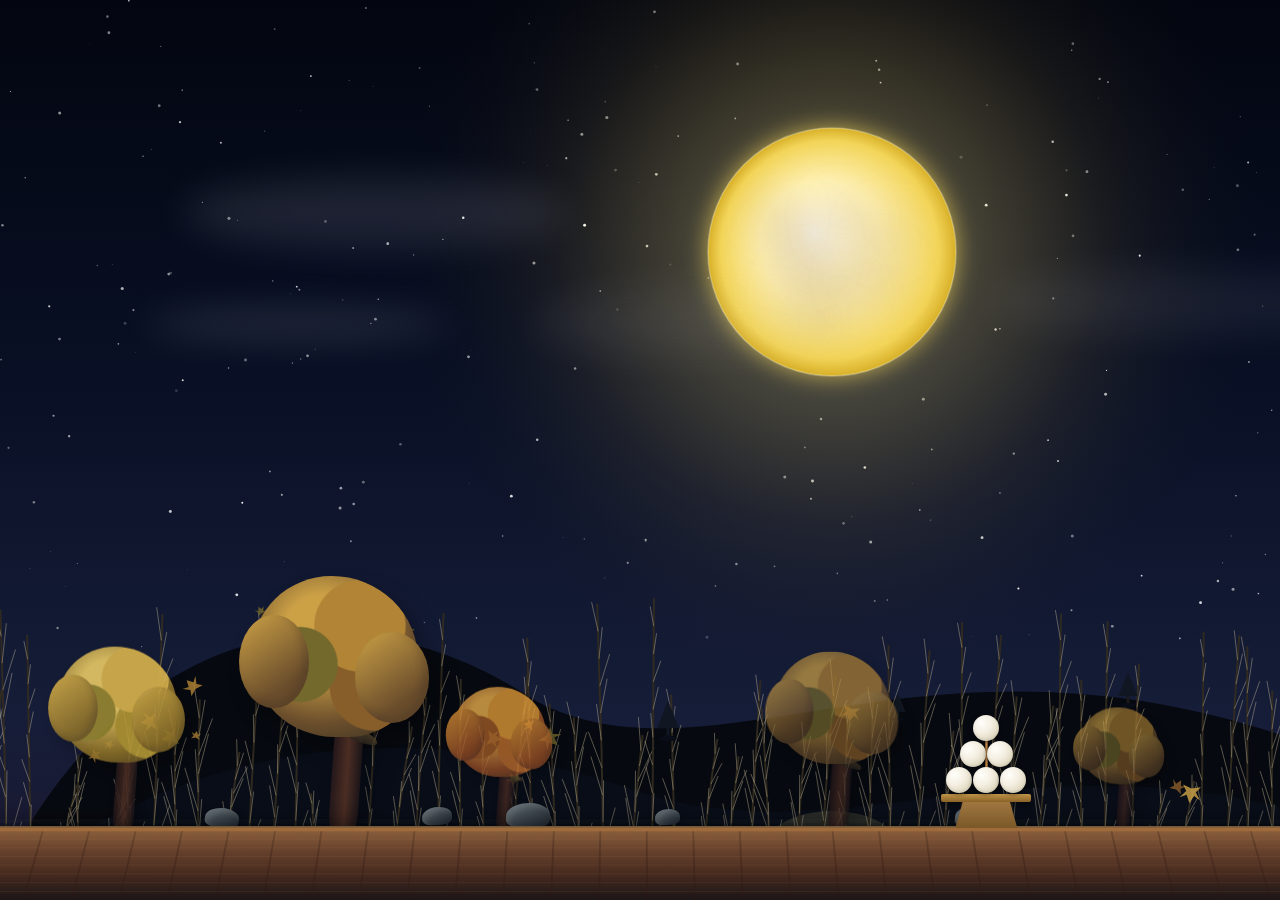
<file: index.html>
<!doctype html>
<html lang="ja">
  <head>
    <meta charset="UTF-8" />
    <meta name="viewport" content="width=device-width, initial-scale=1.0" />
    <title>お月見 — TSUKIMI</title>
    <meta
      name="description"
      content="秋の夜、月明かりに照らされた山と田んぼとススキの風景を楽しめる、お月見のページです。"
    />
    <meta
      name="description"
      lang="en"
      content="Enjoy a peaceful Japanese moon-viewing scene with mountains, rice fields, pampas grass, and moonlight on an autumn night."
    />
    <meta
      name="keywords"
      content="お月見, 月見, 秋の夜, 月, 月明かり, ススキ, 日本の秋, tsukimi, moon viewing, Japanese autumn"
    />
    <meta name="robots" content="index, follow" />
    <meta name="author" content="hamusata" />
    <link rel="canonical" href="https://hamuzon-jp.f5.si/tsukimi/" />
    <meta property="og:locale" content="ja_JP" />
    <meta property="og:locale:alternate" content="en_US" />
    <meta property="og:type" content="website" />
    <meta property="og:title" content="月見 | お月見できるページ" />
    <meta
      property="og:description"
      content="秋の夜、月明かりに照らされた山と田んぼとススキの風景を楽しめる、お月見のページです。"
    />
    <meta property="og:url" content="https://hamuzon.github.io/tsukimi/" />
    <meta
      property="og:image"
      content="https://hamuzon.github.io/tsukimi/og-Image.png"
    />
    <meta property="og:image:alt" content="月明かりに照らされた秋の夜のお月見風景" />
    <meta property="og:site_name" content="月見" />
    <meta name="twitter:card" content="summary_large_image" />
    <meta name="twitter:title" content="月見 | お月見できるページ" />
    <meta name="twitter:description" content="秋の夜、月明かりに照らされた山と田んぼとススキの風景を楽しめる、お月見のページです。" />
    <meta name="twitter:image" content="https://hamuzon.github.io/tsukimi/og-Image.png" />
    <meta name="twitter:image:alt" content="月明かりに照らされた秋の夜のお月見風景" />
    <link rel="preconnect" href="https://fonts.googleapis.com" />
    <link
      href="https://fonts.googleapis.com/css2?family=Shippori+Mincho:wght@800&display=swap"
      rel="stylesheet"
    />
    <link rel="stylesheet" href="style.css" />
  </head>
  <body>
    <canvas id="sky"></canvas>

    <div class="title-wrap" aria-hidden="true">
      <span>お</span><span>月</span><span>見</span>
    </div>

    <div class="tree" aria-hidden="true">
      <div class="tree-crown"></div>
      <div class="tree-trunk"></div>
      <span class="tree-branch tree-branch-one"></span>
      <span class="tree-branch tree-branch-two"></span>
      <span class="tree-branch tree-branch-three"></span>
      <span class="tree-branch tree-branch-four"></span>
      <span class="tree-branch tree-branch-five"></span>
    </div>

    <div class="tree tree-front-two" aria-hidden="true">
      <div class="tree-crown"></div>
      <div class="tree-trunk"></div>
      <span class="tree-branch tree-branch-one"></span>
      <span class="tree-branch tree-branch-three"></span>
    </div>

    <div class="tree tree-front-three" aria-hidden="true">
      <div class="tree-crown"></div>
      <div class="tree-trunk"></div>
      <span class="tree-branch tree-branch-two"></span>
      <span class="tree-branch tree-branch-four"></span>
    </div>

    <div class="tree tree-front-four" aria-hidden="true">
      <div class="tree-crown"></div>
      <div class="tree-trunk"></div>
      <span class="tree-branch tree-branch-one"></span>
      <span class="tree-branch tree-branch-four"></span>
    </div>

    <div class="tree tree-front-five" aria-hidden="true">
      <div class="tree-crown"></div>
      <div class="tree-trunk"></div>
      <span class="tree-branch tree-branch-two"></span>
      <span class="tree-branch tree-branch-three"></span>
    </div>

    <div class="rocks" aria-hidden="true">
      <span class="rock rock-one"></span>
      <span class="rock rock-two"></span>
      <span class="rock rock-three"></span>
      <span class="rock rock-four"></span>
      <span class="rock rock-five"></span>
    </div>

    <div class="mountain-trees" aria-hidden="true">
      <span class="hill-tree hill-tree-one"></span>
      <span class="hill-tree hill-tree-two"></span>
      <span class="hill-tree hill-tree-three"></span>
    </div>

    <div class="engawa" aria-hidden="true">
      <div class="engawa-rail"></div>
      <div class="engawa-floor"></div>
    </div>

    <div class="sanbo-wrap">
      <div class="sanbo-set">
        <div class="dango-tower">
          <div class="dango-row"><span class="dango"></span></div>
          <div class="dango-row">
            <span class="dango"></span><span class="dango"></span>
          </div>
          <div class="dango-row">
            <span class="dango"></span><span class="dango"></span
            ><span class="dango"></span>
          </div>
        </div>
        <div class="sanbo-tray"></div>
        <div class="sanbo-skirt"></div>
      </div>
    </div>

    <script src="script.js"></script>
  </body>
</html>
</file>
<file: style.css>
@import url("https://fonts.googleapis.com/css2?family=Shippori+Mincho:wght@800&display=swap");

*,
*::before,
*::after {
  box-sizing: border-box;
  margin: 0;
  padding: 0;
}

html,
body {
  width: 100%;
  height: 100%;
  overflow: hidden;
  background: #030610;
}

#sky {
  position: fixed;
  inset: 0;
  width: 100vw;
  height: 100vh;
}

.title-wrap {
  position: fixed;
  top: 50%;
  left: 50%;
  transform: translate(-50%, -50%);
  z-index: 20;
  display: flex;
  flex-direction: column;
  align-items: center;
  font-family: "Shippori Mincho", "Yu Mincho", serif;
  font-weight: 800;
  font-size: clamp(2.4rem, 7vw, 4rem);
  color: #fdf5d0;
  letter-spacing: 0.18em;
  text-shadow:
    0 0 36px rgba(255, 228, 110, 0.95),
    0 0 12px rgba(255, 240, 180, 0.5),
    0 4px 8px rgba(0, 0, 0, 0.7);
  pointer-events: none;
  animation: titleShow 4.5s ease forwards;
}

.title-wrap span {
  display: block;
  line-height: 1.2;
}

@keyframes titleShow {
  0% {
    opacity: 0;
  }
  18% {
    opacity: 1;
  }
  72% {
    opacity: 1;
  }
  100% {
    opacity: 0;
  }
}

.tree {
  position: fixed;
  z-index: 2;
  left: 19%;
  bottom: 8vh;
  width: clamp(100px, 15vw, 180px);
  height: clamp(150px, 28vh, 260px);
  pointer-events: none;
  filter: drop-shadow(10px 12px 10px rgba(0, 0, 0, 0.28));
}

.tree-front-two {
  left: 4%;
  transform: scale(0.72);
  transform-origin: bottom left;
  opacity: 0.88;
}

.tree-front-three {
  left: 35%;
  transform: scale(0.56);
  transform-origin: bottom left;
  opacity: 0.78;
}

.tree-front-four {
  left: 60%;
  transform: scale(0.7);
  transform-origin: bottom left;
  opacity: 0.7;
}

.tree-front-five {
  left: 84%;
  transform: scale(0.48);
  transform-origin: bottom left;
  opacity: 0.62;
}

.tree-front-two .tree-crown {
  background:
    radial-gradient(circle at 25% 57%, #9b8b32 0 25%, transparent 26%),
    radial-gradient(circle at 65% 28%, #e0b84e 0 29%, transparent 30%),
    radial-gradient(circle at 76% 68%, #b89b38 0 27%, transparent 28%),
    radial-gradient(circle at 42% 35%, #f0cf68 0 26%, #92752c 64%, #3a321e 100%);
}

.tree-front-two .tree-crown::before,
.tree-front-two .tree-crown::after {
  background: linear-gradient(145deg, #e0b84e, #92752c 72%);
}

.tree-front-three .tree-crown {
  background:
    radial-gradient(circle at 27% 56%, #a15b27 0 25%, transparent 26%),
    radial-gradient(circle at 65% 30%, #e09a38 0 29%, transparent 30%),
    radial-gradient(circle at 75% 67%, #bd6e2d 0 27%, transparent 28%),
    radial-gradient(circle at 42% 34%, #eab04d 0 26%, #9a5127 64%, #33251d 100%);
}

.tree-front-three .tree-crown::before,
.tree-front-three .tree-crown::after {
  background: linear-gradient(145deg, #e09a38, #9a5127 72%);
}

.tree-trunk {
  position: absolute;
  z-index: 1;
  left: 47%;
  bottom: 0;
  width: 16%;
  height: 58%;
  border-radius: 45% 45% 12% 12%;
  background: linear-gradient(90deg, #24171a, #4b2d23 52%, #1c1519);
  transform-origin: bottom center;
  transform: rotate(4deg);
  animation: trunkSway 5s ease-in-out infinite;
}

@keyframes trunkSway {
  0%,
  100% {
    transform: rotate(3deg);
  }
  50% {
    transform: rotate(5deg);
  }
}

.tree-back {
  left: 78%;
  bottom: 8vh;
  width: clamp(78px, 11vw, 132px);
  height: clamp(112px, 21vh, 192px);
  opacity: 0.72;
  transform: scale(0.82);
  transform-origin: bottom center;
  z-index: 2;
}

.tree-crown {
  position: absolute;
  z-index: 3;
  top: 0;
  left: 5%;
  width: 92%;
  height: 64%;
  border-radius: 48% 52% 42% 50%;
  background:
    radial-gradient(circle at 29% 55%, #74692d 0 25%, transparent 26%),
    radial-gradient(circle at 65% 31%, #b18436 0 29%, transparent 30%),
    radial-gradient(circle at 74% 68%, #875d2a 0 27%, transparent 28%),
    radial-gradient(circle at 42% 35%, #cca146 0 26%, #6b4e2c 64%, #29291e 100%);
}

.tree-crown::before,
.tree-crown::after {
  content: "";
  position: absolute;
  z-index: 0;
  border-radius: 50%;
  background: linear-gradient(145deg, #cca146, #6b4e2c 72%);
  box-shadow: inset -5px -6px 9px rgba(38, 27, 29, 0.22);
}

.tree-crown::before {
  left: -8%;
  top: 24%;
  width: 42%;
  height: 58%;
}

.tree-crown::after {
  right: -7%;
  top: 35%;
  width: 45%;
  height: 56%;
}

.tree-branch {
  position: absolute;
  z-index: 1;
  height: 5%;
  border-radius: 50%;
  background: linear-gradient(180deg, #59452b, #29251d);
  opacity: 0.78;
  transform-origin: left center;
}

.tree-branch-one {
  left: 45%;
  top: 32%;
  width: 34%;
  transform: rotate(-25deg);
}
.tree-branch-two {
  left: 49%;
  top: 40%;
  width: 32%;
  transform: rotate(-8deg);
}
.tree-branch-three {
  left: 51%;
  top: 48%;
  width: 35%;
  transform: rotate(12deg);
}
.tree-branch-four {
  left: 48%;
  top: 55%;
  width: 29%;
  transform: rotate(25deg);
}
.tree-branch-five {
  left: 43%;
  top: 38%;
  width: 27%;
  transform: rotate(164deg);
}

.rocks {
  position: fixed;
  z-index: 2;
  left: 0;
  right: 0;
  bottom: 8vh;
  height: 9vh;
  pointer-events: none;
}

.rock {
  position: absolute;
  display: block;
  border-radius: 55% 45% 35% 30%;
  background: linear-gradient(145deg, #657078 0%, #3d464e 58%, #202830 100%);
  box-shadow:
    inset 5px 4px 5px rgba(210, 220, 212, 0.12),
    0 4px 8px rgba(0, 0, 0, 0.42);
}

.rock-one {
  left: 31%;
  bottom: 1px;
  width: 44px;
  height: 25px;
  transform: rotate(-8deg);
}
.rock-two {
  left: 36%;
  bottom: 0;
  width: 25px;
  height: 16px;
  transform: rotate(12deg);
}
.rock-three {
  right: 17%;
  bottom: 2px;
  width: 34px;
  height: 20px;
  transform: rotate(-14deg);
}
.rock-four {
  left: 55%;
  bottom: 1px;
  width: 30px;
  height: 18px;
}
.rock-five {
  left: 72%;
  bottom: 3px;
  width: 40px;
  height: 23px;
}

.mountain-trees {
  position: fixed;
  z-index: 1;
  inset: 0;
  pointer-events: none;
}

.hill-tree {
  position: absolute;
  width: 4px;
  height: 25px;
  background: #111722;
  transform-origin: bottom center;
}

.hill-tree::after {
  content: "";
  position: absolute;
  left: 50%;
  bottom: -4px;
  width: 22px;
  height: 7px;
  transform: translateX(-50%);
  border-radius: 50%;
  background: #080d18;
}

.hill-tree::before {
  content: "";
  position: absolute;
  left: 50%;
  bottom: 12px;
  width: 28px;
  height: 35px;
  transform: translateX(-50%);
  clip-path: polygon(50% 0, 100% 100%, 0 100%);
  background: #111722;
}

.hill-tree-one {
  left: 52%;
  bottom: 15vh;
  transform: scale(0.8);
}
.hill-tree-two {
  left: 70%;
  bottom: 31vh;
  transform: scale(0.55);
}
.hill-tree-three {
  left: 88%;
  bottom: 24vh;
  transform: scale(0.7);
}

.hill-tree-two {
  background: #151a1d;
}
.hill-tree-three {
  background: #1b1a1b;
}

.engawa {
  position: fixed;
  z-index: 5;
  left: 50%;
  width: calc(100% + clamp(64px, 12vw, 96px));
  bottom: 0;
  height: 9vh;
  min-height: 52px;
  pointer-events: none;
  perspective: 420px;
  transform: translateX(-50%);
}

.engawa-floor {
  position: absolute;
  inset: 7% -2vw -1px;
  transform: rotateX(11deg);
  transform-origin: bottom;
  background:
    repeating-linear-gradient(
      90deg,
      rgba(45, 24, 17, 0.3) 0 2px,
      transparent 2px 48px
    ),
    repeating-linear-gradient(
      0deg,
      rgba(224, 157, 82, 0.08) 0 1px,
      transparent 1px 9px
    ),
    linear-gradient(180deg, #805537 0%, #4b2d21 58%, #1a1417 100%);
  border-top: 4px solid #a06b3a;
  box-shadow:
    0 -10px 24px rgba(0, 0, 0, 0.32),
    inset 0 8px 16px rgba(255, 204, 127, 0.08);
}

.engawa-rail {
  position: absolute;
  left: -2vw;
  right: -2vw;
  top: 9%;
  height: 13px;
  background: linear-gradient(180deg, #bd8245, #704429 55%, #3b241d);
  border-top: 2px solid rgba(255, 214, 145, 0.42);
  box-shadow: 0 5px 12px rgba(0, 0, 0, 0.55);
}

.sanbo-wrap {
  position: fixed;
  bottom: 8vh;
  left: 74%;
  transform: translateX(-50%);
  z-index: 8;
  display: flex;
  justify-content: center;
}

.sanbo-set {
  display: flex;
  flex-direction: column;
  align-items: center;
}

.dango-tower {
  position: relative;
  display: flex;
  flex-direction: column;
  align-items: center;
  gap: 0;
  margin-bottom: 1px;
}

.dango-tower::before {
  content: "";
  position: absolute;
  z-index: 0;
  top: 8px;
  bottom: 5px;
  width: 3px;
  border-radius: 2px;
  background: linear-gradient(90deg, #6b411e, #d29a54 45%, #70431e);
  box-shadow: 1px 1px 2px rgba(0, 0, 0, 0.45);
}

.dango-row {
  position: relative;
  z-index: 1;
  display: flex;
  gap: 1px;
}

.dango {
  display: block;
  width: clamp(19px, 3vw, 26px);
  height: clamp(19px, 3vw, 26px);
  border-radius: 50%;
  background: radial-gradient(
    circle at 33% 30%,
    #fffefa 0%,
    #f4efe2 40%,
    #ddd5bc 78%,
    #c8be9e 100%
  );
  box-shadow:
    0 1px 4px rgba(0, 0, 0, 0.52),
    inset 0 -1px 3px rgba(0, 0, 0, 0.1);
}

.sanbo-tray {
  width: clamp(68px, 10vw, 90px);
  height: 8px;
  background: linear-gradient(180deg, #c09448 0%, #8a6228 100%);
  border-radius: 2px;
  box-shadow: 0 3px 8px rgba(0, 0, 0, 0.6);
  margin-top: 0;
}

.sanbo-skirt {
  width: clamp(48px, 7.5vw, 62px);
  height: clamp(18px, 3vw, 26px);
  background: linear-gradient(180deg, #a07640 0%, #7a5828 100%);
  clip-path: polygon(12% 0%, 88% 0%, 100% 100%, 0% 100%);
  box-shadow: 0 4px 10px rgba(0, 0, 0, 0.45);
}

@media (max-width: 480px) {
  .title-wrap {
    font-size: 2rem;
  }
  .tree {
    left: 4%;
    bottom: 9vh;
    transform: scale(0.8);
    transform-origin: bottom left;
  }
  .tree {
    bottom: 6vh;
  }
  .tree-front-two {
    left: -8%;
  }
  .tree-front-three {
    left: 20%;
  }
  .tree-front-four {
    left: 47%;
  }
  .tree-front-five {
    left: 76%;
  }
  .hill-tree-one {
    bottom: 18vh;
  }
  .hill-tree-two {
    bottom: 30vh;
  }
  .hill-tree-three {
    bottom: 25vh;
  }
  .engawa {
    height: 8vh;
    min-height: 48px;
  }
  .sanbo-wrap {
    bottom: 7vh;
    left: 73%;
  }
}
</file>
